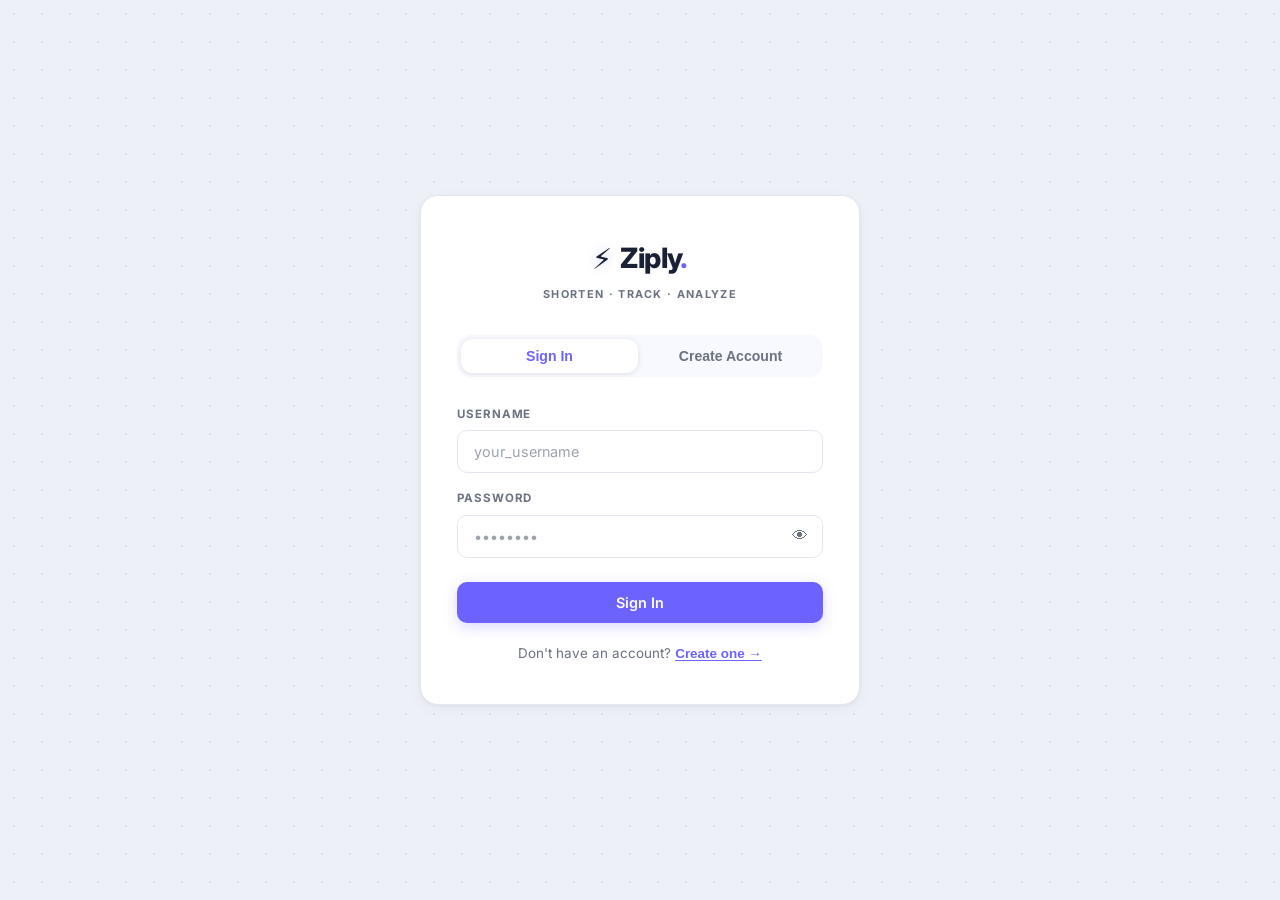
<file: static/login.html>
<!DOCTYPE html>
<html lang="en" data-theme="light">
<head>
  <meta charset="UTF-8" />
  <meta name="viewport" content="width=device-width, initial-scale=1.0" />
  <meta name="description" content="Ziply — Sign in or create an account to manage your short links." />
  <title>Ziply — Login</title>
  <link rel="preconnect" href="https://fonts.googleapis.com" />
  <link rel="preconnect" href="https://fonts.gstatic.com" crossorigin />
  <link href="https://fonts.googleapis.com/css2?family=Inter:wght@400;500;600;700;800&display=swap" rel="stylesheet" />
  <link rel="stylesheet" href="/static/style.css?v=5" />
</head>
<body class="auth-body">

  <!-- ── Background grid ── -->
  <div class="auth-grid-bg" aria-hidden="true"></div>

  <!-- ── Auth card ── -->
  <main class="auth-wrap" role="main">
    <div class="auth-card">

      <!-- Brand -->
      <div class="auth-brand">
        <span class="auth-brand-icon">⚡</span>
        <span class="auth-brand-wordmark">Ziply<span class="brand-dot">.</span></span>
      </div>
      <p class="auth-tagline">SHORTEN · TRACK · ANALYZE</p>

      <!-- Tab switcher -->
      <div class="auth-tabs" role="tablist" aria-label="Authentication mode">
        <button id="tab-login" class="auth-tab auth-tab--active" role="tab" aria-selected="true" aria-controls="panel-login">
          Sign In
        </button>
        <button id="tab-register" class="auth-tab" role="tab" aria-selected="false" aria-controls="panel-register">
          Create Account
        </button>
      </div>

      <!-- ── Login panel ── -->
      <div id="panel-login" class="auth-panel" role="tabpanel" aria-labelledby="tab-login">
        <form id="login-form" novalidate>
          <div class="form-group">
            <label class="form-label" for="login-username">USERNAME</label>
            <input
              id="login-username"
              class="form-input"
              type="text"
              placeholder="your_username"
              autocomplete="username"
              spellcheck="false"
              aria-required="true"
            />
          </div>
          <div class="form-group">
            <label class="form-label" for="login-password">PASSWORD</label>
            <div class="password-wrap">
              <input
                id="login-password"
                class="form-input"
                type="password"
                placeholder="••••••••"
                autocomplete="current-password"
                aria-required="true"
              />
              <button type="button" class="pwd-toggle" aria-label="Show password" data-target="login-password">👁</button>
            </div>
          </div>
          <div id="login-error" class="form-alert form-alert-error" role="alert" hidden>
            <span class="alert-x">✕</span>
            <span id="login-error-msg"></span>
          </div>
          <button id="login-btn" class="btn btn-primary btn-full" type="submit">
            <span class="btn-text">Sign In</span>
            <span class="btn-spinner" hidden></span>
          </button>
        </form>
        <p class="auth-switch">
          Don't have an account?
          <button class="auth-switch-link" id="go-register">Create one →</button>
        </p>
      </div>

      <!-- ── Register panel ── -->
      <div id="panel-register" class="auth-panel" role="tabpanel" aria-labelledby="tab-register" hidden>
        <form id="register-form" novalidate>
          <div class="form-group">
            <label class="form-label" for="reg-username">USERNAME</label>
            <input
              id="reg-username"
              class="form-input"
              type="text"
              placeholder="choose_a_username"
              autocomplete="username"
              spellcheck="false"
              aria-required="true"
            />
            <span class="form-hint">3–30 characters · letters, digits, - or _</span>
          </div>
          <div class="form-group">
            <label class="form-label" for="reg-password">PASSWORD</label>
            <div class="password-wrap">
              <input
                id="reg-password"
                class="form-input"
                type="password"
                placeholder="••••••••"
                autocomplete="new-password"
                aria-required="true"
              />
              <button type="button" class="pwd-toggle" aria-label="Show password" data-target="reg-password">👁</button>
            </div>
            <span class="form-hint">Minimum 6 characters</span>
          </div>
          <div class="form-group">
            <label class="form-label" for="reg-confirm">CONFIRM PASSWORD</label>
            <div class="password-wrap">
              <input
                id="reg-confirm"
                class="form-input"
                type="password"
                placeholder="••••••••"
                autocomplete="new-password"
                aria-required="true"
              />
              <button type="button" class="pwd-toggle" aria-label="Show password" data-target="reg-confirm">👁</button>
            </div>
          </div>
          <div id="reg-error" class="form-alert form-alert-error" role="alert" hidden>
            <span class="alert-x">✕</span>
            <span id="reg-error-msg"></span>
          </div>
          <button id="register-btn" class="btn btn-primary btn-full" type="submit">
            <span class="btn-text">Create Account</span>
            <span class="btn-spinner" hidden></span>
          </button>
        </form>
        <p class="auth-switch">
          Already have an account?
          <button class="auth-switch-link" id="go-login">Sign in →</button>
        </p>
      </div>

    </div>
  </main>

  <div id="toast" class="toast" role="status" aria-live="polite" hidden></div>
  <script src="/static/login.js?v=5" defer></script>
</body>
</html>
</file>
<file: static/style.css>
/* ============================================================
   style.css — Ziply v2 — Katomaran Reference Design
   Light theme: navy header, light grey-blue background, white cards
   ============================================================ */

/* ── Google Font import (fallback if offline) ── */
@import url('https://fonts.googleapis.com/css2?family=Inter:wght@400;500;600;700;800&display=swap');

/* ── Design tokens (light mode) ── */
:root {
  /* Colours */
  --clr-bg:           #eef0f7;
  --clr-header:       #1a2035;
  --clr-header-text:  #ffffff;
  --clr-surface:      #ffffff;
  --clr-border:       #e2e6f0;
  --clr-text:         #1a2035;
  --clr-text-muted:   #6b7280;
  --clr-text-sub:     #9ca3af;
  --clr-accent:       #6c63ff;
  --clr-accent-h:     #5a52e8;
  --clr-accent-glow:  rgba(108, 99, 255, 0.25);
  --clr-orange:       #f97316;
  --clr-orange-bg:    rgba(249, 115, 22, 0.08);
  --clr-green:        #10b981;
  --clr-green-bg:     rgba(16, 185, 129, 0.10);
  --clr-red:          #ef4444;
  --clr-red-bg:       rgba(239, 68, 68, 0.08);
  --clr-blue-light:   #eff6ff;
  --clr-stat-tile:    #f8f9fe;
  --clr-stat-border:  #e2e6f0;
  --clr-badge-text:   #6c63ff;
  --clr-badge-bg:     rgba(108, 99, 255, 0.08);

  /* Typography */
  --font: 'Inter', system-ui, -apple-system, sans-serif;

  /* Radius */
  --r-sm:  6px;
  --r-md:  10px;
  --r-lg:  14px;
  --r-xl:  18px;

  /* Shadows */
  --shadow-card:   0 1px 4px rgba(0,0,0,0.06), 0 4px 16px rgba(0,0,0,0.04);
  --shadow-header: 0 2px 12px rgba(0,0,0,0.18);
  --shadow-btn:    0 4px 14px var(--clr-accent-glow);
  --shadow-modal:  0 20px 60px rgba(0,0,0,0.22);

  /* Transition */
  --t: 0.18s ease;
}

/* ── Dark mode tokens ── */
[data-theme="dark"] {
  --clr-bg:           #0f1424;
  --clr-header:       #0a0e1a;
  --clr-surface:      #1a2035;
  --clr-border:       #2d3654;
  --clr-text:         #e8eaf6;
  --clr-text-muted:   #8a91b4;
  --clr-text-sub:     #6b7280;
  --clr-stat-tile:    #232d49;
  --clr-stat-border:  #2d3654;
  --clr-badge-bg:     rgba(108, 99, 255, 0.15);
  --clr-blue-light:   #1a2035;
}

/* ── Reset ── */
*, *::before, *::after {
  box-sizing: border-box;
  margin: 0;
  padding: 0;
}

[hidden] { display: none !important; }

html { scroll-behavior: smooth; }

body {
  font-family: var(--font);
  font-size: 15px;
  line-height: 1.6;
  background-color: var(--clr-bg);
  color: var(--clr-text);
  min-height: 100vh;
  overflow-x: hidden;
  transition: background-color var(--t), color var(--t);
}

/* ============================================================
   HEADER
   ============================================================ */

.app-header {
  background: var(--clr-header);
  box-shadow: var(--shadow-header);
  position: sticky;
  top: 0;
  z-index: 100;
}

.header-inner {
  max-width: 1000px;
  margin: 0 auto;
  padding: 0 1.5rem;
  height: 64px;
  display: flex;
  align-items: center;
  justify-content: space-between;
}

/* Brand */
.brand {
  display: flex;
  flex-direction: column;
  gap: 1px;
}

.brand-logo {
  display: flex;
  align-items: center;
  gap: 4px;
}

.brand-icon {
  font-size: 1.4rem;
  line-height: 1;
}

.brand-wordmark {
  font-size: 1.5rem;
  font-weight: 800;
  color: #ffffff;
  letter-spacing: -0.02em;
  line-height: 1;
}

.brand-dot {
  color: var(--clr-accent);
}

.brand-tagline {
  font-size: 0.6rem;
  font-weight: 600;
  letter-spacing: 0.12em;
  color: rgba(255,255,255,0.45);
  text-transform: uppercase;
  margin-left: 2px;
}

/* Header buttons */
.header-actions {
  display: flex;
  align-items: center;
  gap: 0.75rem;
}

.btn-theme {
  display: inline-flex;
  align-items: center;
  gap: 0.4rem;
  background: rgba(255,255,255,0.08);
  border: 1px solid rgba(255,255,255,0.15);
  border-radius: var(--r-xl);
  padding: 0.45rem 1rem;
  color: rgba(255,255,255,0.88);
  font-family: var(--font);
  font-size: 0.85rem;
  font-weight: 500;
  cursor: pointer;
  transition: background var(--t), border-color var(--t);
}

.btn-theme:hover {
  background: rgba(255,255,255,0.14);
  border-color: rgba(255,255,255,0.25);
}

.theme-icon { font-size: 0.95rem; }

.btn-logout {
  display: inline-flex;
  align-items: center;
  gap: 0.4rem;
  background: rgba(239, 68, 68, 0.18);
  border: 1px solid rgba(239, 68, 68, 0.35);
  border-radius: var(--r-xl);
  padding: 0.45rem 1.1rem;
  color: #fca5a5;
  font-family: var(--font);
  font-size: 0.85rem;
  font-weight: 600;
  cursor: pointer;
  transition: background var(--t);
}

.btn-logout:hover {
  background: rgba(239, 68, 68, 0.28);
}

/* ============================================================
   PAGE LAYOUT
   ============================================================ */

.page-content {
  max-width: 1000px;
  margin: 0 auto;
  padding: 2rem 1.5rem 4rem;
  display: flex;
  flex-direction: column;
  gap: 1.5rem;
}

/* ============================================================
   BASE CARD
   ============================================================ */

.card {
  background: var(--clr-surface);
  border: 1px solid var(--clr-border);
  border-radius: var(--r-xl);
  box-shadow: var(--shadow-card);
  padding: 1.75rem 2rem;
  transition: background var(--t), border-color var(--t);
}

.card-header {
  display: flex;
  align-items: center;
  gap: 0.6rem;
  margin-bottom: 1.25rem;
}

.card-header-icon {
  font-size: 1.15rem;
  width: 32px;
  height: 32px;
  display: inline-flex;
  align-items: center;
  justify-content: center;
  background: var(--clr-badge-bg);
  border-radius: var(--r-md);
}

.card-title {
  font-size: 1.05rem;
  font-weight: 700;
  color: var(--clr-text);
}

/* ============================================================
   DASHBOARD SUMMARY CARD
   ============================================================ */

.dashboard-card {
  display: flex;
  align-items: center;
  justify-content: space-between;
  flex-wrap: wrap;
  gap: 1.5rem;
  padding: 1.5rem 2rem;
}

.dashboard-left {
  display: flex;
  align-items: center;
  gap: 1rem;
}

.dashboard-icon-wrap {
  width: 52px;
  height: 52px;
  background: var(--clr-accent);
  border-radius: var(--r-lg);
  display: flex;
  align-items: center;
  justify-content: center;
  flex-shrink: 0;
}

.dashboard-icon {
  font-size: 1.5rem;
  filter: brightness(10);
}

.dashboard-title {
  font-size: 1.5rem;
  font-weight: 800;
  color: var(--clr-text);
  line-height: 1.2;
}

.dashboard-sub {
  font-size: 0.8rem;
  color: var(--clr-text-muted);
  margin-top: 2px;
}

.dashboard-stats {
  display: flex;
  gap: 0.75rem;
  flex-shrink: 0;
}

.stat-tile {
  min-width: 80px;
  background: var(--clr-stat-tile);
  border: 1px solid var(--clr-stat-border);
  border-radius: var(--r-lg);
  padding: 0.75rem 1.1rem;
  display: flex;
  flex-direction: column;
  align-items: center;
  gap: 2px;
  text-align: center;
}

.stat-num {
  font-size: 1.6rem;
  font-weight: 800;
  color: var(--clr-accent);
  line-height: 1;
}

.stat-label {
  font-size: 0.65rem;
  font-weight: 600;
  letter-spacing: 0.08em;
  color: var(--clr-text-muted);
  text-transform: uppercase;
}

/* ============================================================
   CREATE SHORT URL CARD
   ============================================================ */

.create-card {}

/* Form groups */
.form-group {
  margin-bottom: 1rem;
}

.form-label {
  display: block;
  font-size: 0.72rem;
  font-weight: 700;
  letter-spacing: 0.08em;
  text-transform: uppercase;
  color: var(--clr-text-muted);
  margin-bottom: 0.45rem;
}

.label-opt {
  font-weight: 400;
  text-transform: none;
  letter-spacing: 0;
  font-size: 0.72rem;
}

.form-input {
  width: 100%;
  background: var(--clr-surface);
  border: 1.5px solid var(--clr-border);
  border-radius: var(--r-md);
  padding: 0.75rem 1rem;
  font-family: var(--font);
  font-size: 0.9rem;
  color: var(--clr-text);
  outline: none;
  transition: border-color var(--t), box-shadow var(--t);
}

.form-input::placeholder {
  color: var(--clr-text-sub);
}

.form-input:focus {
  border-color: var(--clr-accent);
  box-shadow: 0 0 0 3px var(--clr-accent-glow);
}

.form-input.is-error {
  border-color: var(--clr-red);
  box-shadow: 0 0 0 3px rgba(239, 68, 68, 0.15);
}

/* Two-column row */
.form-row {
  display: grid;
  grid-template-columns: 1fr 200px;
  gap: 1rem;
  margin-bottom: 1rem;
}

/* Alias input with prefix */
.alias-input-wrap {
  display: flex;
  align-items: stretch;
  border: 1.5px solid var(--clr-border);
  border-radius: var(--r-md);
  overflow: hidden;
  transition: border-color var(--t), box-shadow var(--t);
}

.alias-input-wrap:focus-within {
  border-color: var(--clr-accent);
  box-shadow: 0 0 0 3px var(--clr-accent-glow);
}

.alias-prefix {
  background: var(--clr-stat-tile);
  border-right: 1.5px solid var(--clr-border);
  padding: 0.75rem 0.75rem;
  font-size: 0.85rem;
  font-weight: 600;
  color: var(--clr-text-muted);
  white-space: nowrap;
  display: flex;
  align-items: center;
}

.alias-input {
  border: none !important;
  border-radius: 0 !important;
  box-shadow: none !important;
  flex: 1;
}

.alias-input:focus {
  border: none !important;
  box-shadow: none !important;
  outline: none;
}

/* Expiry input with suffix */
.expiry-input-wrap {
  display: flex;
  align-items: stretch;
  border: 1.5px solid var(--clr-border);
  border-radius: var(--r-md);
  overflow: hidden;
  transition: border-color var(--t), box-shadow var(--t);
}

.expiry-input-wrap:focus-within {
  border-color: var(--clr-accent);
  box-shadow: 0 0 0 3px var(--clr-accent-glow);
}

.expiry-input {
  border: none !important;
  border-radius: 0 !important;
  box-shadow: none !important;
  flex: 1;
  min-width: 0;
}

.expiry-input:focus {
  border: none !important;
  box-shadow: none !important;
}

.expiry-suffix {
  background: var(--clr-stat-tile);
  border-left: 1.5px solid var(--clr-border);
  padding: 0.75rem 0.75rem;
  font-size: 0.85rem;
  font-weight: 600;
  color: var(--clr-text-muted);
  display: flex;
  align-items: center;
}

/* Alerts inside form */
.form-alert {
  display: flex;
  align-items: flex-start;
  gap: 0.5rem;
  padding: 0.75rem 1rem;
  border-radius: var(--r-md);
  font-size: 0.87rem;
  margin-bottom: 1rem;
  animation: fade-in 0.2s ease;
}

.form-alert-error {
  background: var(--clr-red-bg);
  border: 1px solid rgba(239, 68, 68, 0.25);
  color: #dc2626;
}

.form-alert-success {
  background: var(--clr-green-bg);
  border: 1px solid rgba(16, 185, 129, 0.25);
  color: #059669;
}

.alert-x { flex-shrink: 0; font-weight: 700; }

/* ============================================================
   BUTTONS
   ============================================================ */

.btn {
  display: inline-flex;
  align-items: center;
  justify-content: center;
  gap: 0.4rem;
  border: none;
  border-radius: var(--r-md);
  padding: 0.75rem 1.4rem;
  font-family: var(--font);
  font-size: 0.9rem;
  font-weight: 600;
  cursor: pointer;
  text-decoration: none;
  transition: transform var(--t), box-shadow var(--t), background var(--t), opacity var(--t);
  white-space: nowrap;
}

.btn:active { transform: scale(0.97); }
.btn:disabled { opacity: 0.55; cursor: not-allowed; transform: none; }

/* Primary — violet/purple */
.btn-primary {
  background: var(--clr-accent);
  color: #ffffff;
  box-shadow: var(--shadow-btn);
}

.btn-primary:hover:not(:disabled) {
  background: var(--clr-accent-h);
  box-shadow: 0 6px 20px rgba(108, 99, 255, 0.40);
  transform: translateY(-1px);
}

.btn-plus { font-size: 1.1rem; font-weight: 400; }

/* Ghost */
.btn-ghost {
  background: var(--clr-surface);
  color: var(--clr-text-muted);
  border: 1.5px solid var(--clr-border);
}

.btn-ghost:hover:not(:disabled) {
  background: var(--clr-stat-tile);
  color: var(--clr-text);
}

/* Small action buttons in table */
.btn-sm {
  padding: 0.35rem 0.75rem;
  font-size: 0.78rem;
  border-radius: var(--r-sm);
  gap: 0.3rem;
}

.btn-copy   { background: var(--clr-badge-bg);  color: var(--clr-accent);  border: 1px solid rgba(108,99,255,0.2); }
.btn-edit   { background: rgba(234,179,8,0.09); color: #b45309;             border: 1px solid rgba(234,179,8,0.22); }
.btn-delete { background: var(--clr-red-bg);    color: var(--clr-red);      border: 1px solid rgba(239,68,68,0.22); }
.btn-analytics { background: var(--clr-green-bg); color: #059669;           border: 1px solid rgba(16,185,129,0.22); }

.btn-copy:hover       { background: rgba(108,99,255,0.15); }
.btn-edit:hover       { background: rgba(234,179,8,0.16); }
.btn-delete:hover     { background: rgba(239,68,68,0.16); }
.btn-analytics:hover  { background: rgba(16,185,129,0.18); }

/* Spinner */
.btn-spinner {
  width: 15px;
  height: 15px;
  border: 2.5px solid rgba(255,255,255,0.35);
  border-top-color: #ffffff;
  border-radius: 50%;
  animation: spin 0.65s linear infinite;
}

@keyframes spin { to { transform: rotate(360deg); } }

/* ============================================================
   MY LINKS TABLE
   ============================================================ */

.links-card { padding: 1.75rem 2rem 1rem; }

.links-header {
  display: flex;
  align-items: center;
  justify-content: space-between;
  flex-wrap: wrap;
  gap: 0.75rem;
  margin-bottom: 1.25rem;
}

.links-header-right {
  display: flex;
  align-items: center;
  gap: 0.75rem;
}

.search-input {
  padding: 0.4rem 0.85rem;
  border: 1.5px solid var(--clr-border);
  border-radius: var(--r-xl);
  background: var(--clr-stat-tile);
  font-family: var(--font);
  font-size: 0.82rem;
  color: var(--clr-text);
  outline: none;
  width: 180px;
  transition: border-color var(--t), width var(--t);
}

.search-input:focus {
  border-color: var(--clr-accent);
  width: 220px;
}

.link-count-badge {
  background: var(--clr-badge-bg);
  color: var(--clr-badge-text);
  border: 1px solid rgba(108,99,255,0.18);
  border-radius: var(--r-xl);
  padding: 0.3rem 0.75rem;
  font-size: 0.78rem;
  font-weight: 600;
  white-space: nowrap;
}

/* Table */
.table-wrap {
  overflow-x: auto;
  -webkit-overflow-scrolling: touch;
}

.links-table {
  width: 100%;
  border-collapse: collapse;
  font-size: 0.85rem;
}

.links-table thead th {
  text-align: left;
  font-size: 0.7rem;
  font-weight: 700;
  letter-spacing: 0.07em;
  text-transform: uppercase;
  color: var(--clr-text-muted);
  padding: 0.5rem 0.75rem;
  border-bottom: 1.5px solid var(--clr-border);
  white-space: nowrap;
}

.links-table tbody tr {
  border-bottom: 1px solid var(--clr-border);
  transition: background var(--t);
}

.links-table tbody tr:last-child { border-bottom: none; }

.links-table tbody tr:hover { background: var(--clr-stat-tile); }

.links-table td {
  padding: 0.85rem 0.75rem;
  vertical-align: middle;
  color: var(--clr-text);
}

/* Original URL column */
.url-cell {
  max-width: 180px;
  overflow: hidden;
  text-overflow: ellipsis;
  white-space: nowrap;
  color: var(--clr-text-muted);
  font-size: 0.82rem;
}

/* Short link column */
.short-link-cell a {
  color: var(--clr-accent);
  font-weight: 600;
  text-decoration: none;
  display: flex;
  align-items: center;
  gap: 0.3rem;
}

.short-link-cell a:hover { text-decoration: underline; }

/* Clicks badge */
.clicks-badge {
  display: inline-flex;
  align-items: center;
  justify-content: center;
  min-width: 26px;
  height: 26px;
  background: var(--clr-green-bg);
  color: var(--clr-green);
  border-radius: 50%;
  font-size: 0.78rem;
  font-weight: 700;
  padding: 0 6px;
}

/* Created date */
.date-cell {
  color: var(--clr-text-muted);
  font-size: 0.82rem;
  white-space: nowrap;
}

/* QR code thumbnail */
.qr-thumb {
  width: 44px;
  height: 44px;
  border: 1px solid var(--clr-border);
  border-radius: var(--r-sm);
  object-fit: contain;
  background: #fff;
}

/* Actions cell */
.actions-cell {
  display: flex;
  gap: 0.4rem;
  flex-wrap: nowrap;
}

/* Empty / loading states */
.links-empty, .links-loading {
  text-align: center;
  padding: 2.5rem 1rem;
  color: var(--clr-text-muted);
  font-size: 0.9rem;
}

.links-loading {
  animation: pulse-opacity 1.2s ease infinite;
}

@keyframes pulse-opacity {
  0%, 100% { opacity: 1; }
  50%       { opacity: 0.4; }
}

/* ============================================================
   EDIT MODAL
   ============================================================ */

.modal-backdrop {
  position: fixed;
  inset: 0;
  background: rgba(0,0,0,0.45);
  z-index: 200;
  display: flex;
  align-items: center;
  justify-content: center;
  padding: 1rem;
  animation: fade-in 0.15s ease;
}

.modal {
  background: var(--clr-surface);
  border: 1px solid var(--clr-border);
  border-radius: var(--r-xl);
  box-shadow: var(--shadow-modal);
  width: 100%;
  max-width: 480px;
  animation: slide-up 0.2s ease;
}

.modal-header {
  display: flex;
  align-items: center;
  justify-content: space-between;
  padding: 1.25rem 1.5rem;
  border-bottom: 1px solid var(--clr-border);
}

.modal-title {
  font-size: 1rem;
  font-weight: 700;
  color: var(--clr-text);
}

.modal-close {
  background: none;
  border: none;
  font-size: 1rem;
  color: var(--clr-text-muted);
  cursor: pointer;
  padding: 0.25rem 0.5rem;
  border-radius: var(--r-sm);
  transition: background var(--t);
}

.modal-close:hover { background: var(--clr-stat-tile); }

.modal-body {
  padding: 1.25rem 1.5rem;
}

.modal-footer {
  display: flex;
  justify-content: flex-end;
  gap: 0.75rem;
  padding: 1rem 1.5rem;
  border-top: 1px solid var(--clr-border);
}

/* ============================================================
   GLOBAL TOAST
   ============================================================ */

.toast {
  position: fixed;
  bottom: 2rem;
  right: 2rem;
  background: var(--clr-text);
  color: var(--clr-surface);
  padding: 0.75rem 1.25rem;
  border-radius: var(--r-lg);
  font-size: 0.88rem;
  font-weight: 500;
  box-shadow: 0 4px 20px rgba(0,0,0,0.25);
  z-index: 300;
  animation: slide-up 0.25s ease;
  max-width: 320px;
}

.toast.toast-success { background: var(--clr-green); color: #fff; }
.toast.toast-error   { background: var(--clr-red);   color: #fff; }

/* ============================================================
   ANALYTICS PAGE
   ============================================================ */

.analytics-page-header {
  display: flex;
  align-items: flex-start;
  justify-content: space-between;
  flex-wrap: wrap;
  gap: 1rem;
  margin-bottom: 0.5rem;
}

.analytics-page-left {}

.analytics-badge {
  display: inline-flex;
  align-items: center;
  gap: 0.4rem;
  background: rgba(249,115,22,0.10);
  color: var(--clr-orange);
  border: 1px solid rgba(249,115,22,0.25);
  border-radius: var(--r-xl);
  padding: 0.3rem 0.85rem;
  font-size: 0.72rem;
  font-weight: 700;
  letter-spacing: 0.08em;
  margin-bottom: 0.75rem;
}

.analytics-badge-dot { font-size: 0.7rem; }

.analytics-title {
  font-size: 2rem;
  font-weight: 800;
  color: var(--clr-text);
  line-height: 1.15;
}

.analytics-sub {
  font-size: 0.85rem;
  color: var(--clr-text-muted);
  margin-top: 0.3rem;
}

.back-btn {
  font-size: 0.88rem;
  flex-shrink: 0;
  margin-top: 0.5rem;
}

/* Summary grid */
.analytics-summary-grid {
  display: grid;
  grid-template-columns: repeat(3, 1fr);
  gap: 1rem;
}

.analytics-stat-card {
  padding: 1.25rem 1.5rem;
}

.analytics-stat-header {
  display: flex;
  align-items: center;
  justify-content: space-between;
  margin-bottom: 0.75rem;
}

.analytics-stat-label {
  font-size: 0.68rem;
  font-weight: 700;
  letter-spacing: 0.09em;
  text-transform: uppercase;
  color: var(--clr-text-muted);
}

.analytics-stat-emoji {
  font-size: 1.6rem;
  opacity: 0.85;
}

.analytics-stat-value {
  font-size: 2rem;
  font-weight: 800;
  line-height: 1.1;
  margin-bottom: 0.3rem;
}

.analytics-stat-value.orange { color: var(--clr-orange); }
.analytics-stat-value.navy   { color: var(--clr-text);   font-size: 1rem; font-weight: 700; }

.analytics-stat-sub {
  font-size: 0.78rem;
  color: var(--clr-text-muted);
}

/* Chart card */
.chart-card {
  padding: 1.5rem 2rem;
}

.chart-card-header {
  display: flex;
  align-items: flex-start;
  justify-content: space-between;
  margin-bottom: 1.25rem;
  flex-wrap: wrap;
  gap: 0.75rem;
}

.chart-sub {
  font-size: 0.8rem;
  color: var(--clr-text-muted);
  margin-top: 2px;
}

.live-badge {
  display: inline-flex;
  align-items: center;
  gap: 0.35rem;
  background: var(--clr-green-bg);
  color: var(--clr-green);
  border: 1px solid rgba(16,185,129,0.25);
  border-radius: var(--r-xl);
  padding: 0.3rem 0.85rem;
  font-size: 0.78rem;
  font-weight: 600;
}

.live-dot {
  font-size: 0.65rem;
  animation: pulse-opacity 1.5s ease infinite;
}

.chart-container {
  position: relative;
  height: 220px;
}

.chart-empty {
  text-align: center;
  padding: 3rem 1rem;
  color: var(--clr-text-muted);
  font-size: 0.9rem;
}

/* Recent visits */
.visits-card { padding: 1.5rem 2rem; }

.visits-header {
  display: flex;
  align-items: flex-start;
  justify-content: space-between;
  margin-bottom: 1.25rem;
  flex-wrap: wrap;
  gap: 0.75rem;
}

.visit-count-badge {
  background: var(--clr-badge-bg);
  color: var(--clr-badge-text);
  border: 1px solid rgba(108,99,255,0.18);
  border-radius: var(--r-xl);
  padding: 0.3rem 0.85rem;
  font-size: 0.78rem;
  font-weight: 600;
  white-space: nowrap;
}

.visits-list {
  display: flex;
  flex-direction: column;
  gap: 0.75rem;
}

.visit-row {
  display: flex;
  align-items: center;
  justify-content: space-between;
  padding: 0.85rem 1rem;
  border: 1px solid var(--clr-border);
  border-radius: var(--r-lg);
  background: var(--clr-stat-tile);
  transition: background var(--t);
}

.visit-row:hover { background: var(--clr-border); }

.visit-left {
  display: flex;
  align-items: center;
  gap: 0.85rem;
}

.visit-avatar {
  width: 38px;
  height: 38px;
  background: var(--clr-badge-bg);
  border-radius: 50%;
  display: flex;
  align-items: center;
  justify-content: center;
  font-size: 1rem;
  flex-shrink: 0;
}

.visit-name {
  font-size: 0.9rem;
  font-weight: 600;
  color: var(--clr-text);
}

.visit-time {
  font-size: 0.78rem;
  color: var(--clr-text-muted);
  margin-top: 1px;
}

.visit-active-badge {
  background: var(--clr-green-bg);
  color: var(--clr-green);
  border: 1px solid rgba(16,185,129,0.25);
  border-radius: var(--r-xl);
  padding: 0.25rem 0.7rem;
  font-size: 0.73rem;
  font-weight: 600;
}

/* ============================================================
   ANIMATIONS
   ============================================================ */

@keyframes fade-in {
  from { opacity: 0; }
  to   { opacity: 1; }
}

@keyframes slide-up {
  from { opacity: 0; transform: translateY(12px); }
  to   { opacity: 1; transform: translateY(0); }
}

/* ============================================================
   RESPONSIVE
   ============================================================ */

@media (max-width: 700px) {
  .header-inner { padding: 0 1rem; }
  .page-content { padding: 1.25rem 1rem 3rem; }

  .dashboard-card { flex-direction: column; align-items: flex-start; }

  .form-row { grid-template-columns: 1fr; }
  .form-group-expiry { grid-column: auto; }

  .analytics-summary-grid { grid-template-columns: 1fr; }

  .links-header { flex-direction: column; align-items: flex-start; }
  .links-header-right { width: 100%; }
  .search-input { flex: 1; width: auto; }

  .actions-cell { flex-wrap: wrap; }

  .btn-theme .theme-label { display: none; }
  .btn-logout span:first-child { display: none; }
}

@media (max-width: 480px) {
  .brand-tagline { display: none; }
  .analytics-title { font-size: 1.5rem; }
}

/* ============================================================
   PHASE 2 — QR Download Button
   ============================================================ */

.qr-cell {
  display: flex;
  flex-direction: column;
  align-items: center;
  gap: 0.4rem;
}

.btn-qr-dl {
  background: var(--clr-badge-bg);
  color: var(--clr-accent);
  border: 1px solid var(--clr-border);
  font-size: 0.72rem;
  font-weight: 600;
  padding: 0.2rem 0.55rem;
  border-radius: var(--r-sm);
  text-decoration: none;
  white-space: nowrap;
  transition: background var(--t), color var(--t);
}
.btn-qr-dl:hover {
  background: var(--clr-accent);
  color: #fff;
}

/* ============================================================
   PHASE 3 — Bulk Shorten Card
   ============================================================ */

.bulk-card {
  margin-top: 0; /* handled by .page-content gap */
}

.bulk-badge {
  margin-left: auto;
  background: var(--clr-orange-bg);
  color: var(--clr-orange);
  font-size: 0.72rem;
  font-weight: 700;
  letter-spacing: 0.06em;
  padding: 0.25rem 0.75rem;
  border-radius: 999px;
}

.bulk-desc {
  font-size: 0.88rem;
  color: var(--clr-text-muted);
  margin: 0.6rem 0 1.2rem;
  line-height: 1.7;
}
.bulk-format { font-size: 0.82rem; }
.bulk-format code {
  background: var(--clr-badge-bg);
  color: var(--clr-accent);
  padding: 0.1em 0.4em;
  border-radius: 4px;
  font-size: 0.82rem;
}

/* ── Drop zone ── */
.bulk-upload-area {
  border: 2px dashed var(--clr-border);
  border-radius: var(--r-lg);
  padding: 2rem 1.5rem;
  text-align: center;
  cursor: pointer;
  transition: border-color var(--t), background var(--t);
  background: var(--clr-stat-tile);
  margin-bottom: 1rem;
}
.bulk-upload-area:hover,
.bulk-upload-area.drag-over {
  border-color: var(--clr-accent);
  background: var(--clr-blue-light);
}
.bulk-upload-area.drag-over { border-style: solid; }

.bulk-upload-icon {
  font-size: 2.2rem;
  margin-bottom: 0.5rem;
  user-select: none;
}
.bulk-upload-text {
  font-size: 0.88rem;
  color: var(--clr-text-muted);
  margin-bottom: 0.75rem;
}
.bulk-browse-btn { cursor: pointer; }

.bulk-file-name {
  margin-top: 0.75rem;
  font-size: 0.85rem;
  color: var(--clr-accent);
  font-weight: 600;
}

/* ── Bulk action row ── */
.bulk-actions {
  display: flex;
  gap: 0.75rem;
  align-items: center;
  margin-bottom: 1rem;
}

/* ── Progress bar ── */
.bulk-progress {
  height: 5px;
  background: var(--clr-border);
  border-radius: 999px;
  overflow: hidden;
  margin-bottom: 1rem;
}
.bulk-progress-bar {
  height: 100%;
  background: linear-gradient(90deg, var(--clr-accent), #a78bfa);
  border-radius: 999px;
  width: 0%;
  transition: width 1.2s ease;
}

/* ── Bulk results ── */
.bulk-results { margin-top: 1rem; }

.bulk-results-header {
  display: flex;
  gap: 1rem;
  margin-bottom: 0.75rem;
  font-weight: 600;
  font-size: 0.88rem;
}
.bulk-success-count { color: var(--clr-green); }
.bulk-error-count   { color: var(--clr-red); }

.bulk-table td:first-child { color: var(--clr-text-muted); font-size: 0.8rem; width: 2rem; }

.bulk-status-ok {
  background: var(--clr-green-bg);
  color: var(--clr-green);
  font-size: 0.72rem;
  font-weight: 700;
  padding: 0.2rem 0.5rem;
  border-radius: var(--r-sm);
}
.bulk-status-err {
  background: var(--clr-red-bg);
  color: var(--clr-red);
  font-size: 0.72rem;
  font-weight: 700;
  padding: 0.2rem 0.5rem;
  border-radius: var(--r-sm);
}
.bulk-error-msg {
  color: var(--clr-red);
  font-size: 0.8rem;
}

/* ── Dark-mode overrides for new components ── */
[data-theme="dark"] .bulk-upload-area { background: var(--clr-surface); }
[data-theme="dark"] .bulk-format code { background: rgba(108,99,255,0.18); }
[data-theme="dark"] .btn-qr-dl { border-color: var(--clr-border); }

/* ── Responsive adjustments ── */
@media (max-width: 640px) {
  .bulk-actions { flex-wrap: wrap; }
  .qr-cell { flex-direction: row; }
}

/* ============================================================
   PHASE 4 — AUTH PAGE  (login.html)
   ============================================================ */

/* Body override for the auth page */
.auth-body {
  min-height: 100vh;
  background: var(--clr-bg);
  display: flex;
  align-items: center;
  justify-content: center;
  padding: 2rem 1rem;
  position: relative;
  overflow: hidden;
}

/* Subtle animated dot-grid background */
.auth-grid-bg {
  position: fixed;
  inset: 0;
  background-image:
    radial-gradient(circle, rgba(108,99,255,0.12) 1px, transparent 1px);
  background-size: 28px 28px;
  pointer-events: none;
  z-index: 0;
  animation: grid-drift 20s ease-in-out infinite alternate;
}

@keyframes grid-drift {
  from { background-position: 0 0; }
  to   { background-position: 28px 28px; }
}

/* Auth card */
.auth-wrap {
  position: relative;
  z-index: 1;
  width: 100%;
  max-width: 440px;
}

.auth-card {
  background: var(--clr-surface);
  border: 1px solid var(--clr-border);
  border-radius: var(--r-xl);
  box-shadow: var(--shadow-card);
  padding: 2.5rem 2.25rem;
  animation: slide-up 0.3s ease;
}

/* Brand in auth card */
.auth-brand {
  display: flex;
  align-items: center;
  gap: 0.5rem;
  margin-bottom: 0.25rem;
  justify-content: center;
}

.auth-brand-icon {
  font-size: 1.8rem;
  filter: drop-shadow(0 0 6px rgba(108,99,255,0.45));
}

.auth-brand-wordmark {
  font-size: 1.75rem;
  font-weight: 800;
  color: var(--clr-text);
  letter-spacing: -0.02em;
}

.auth-tagline {
  text-align: center;
  font-size: 0.68rem;
  font-weight: 700;
  letter-spacing: 0.12em;
  color: var(--clr-text-muted);
  margin-bottom: 2rem;
}

/* Tab switcher */
.auth-tabs {
  display: flex;
  background: var(--clr-stat-tile);
  border-radius: var(--r-lg);
  padding: 4px;
  margin-bottom: 1.75rem;
  gap: 4px;
}

.auth-tab {
  flex: 1;
  background: none;
  border: none;
  padding: 0.55rem 1rem;
  font-size: 0.88rem;
  font-weight: 600;
  color: var(--clr-text-muted);
  border-radius: calc(var(--r-lg) - 2px);
  cursor: pointer;
  transition: background var(--t), color var(--t), box-shadow var(--t);
}

.auth-tab:hover { color: var(--clr-text); }

.auth-tab--active {
  background: var(--clr-surface);
  color: var(--clr-accent);
  box-shadow: 0 1px 6px rgba(0,0,0,0.1);
}

/* Auth panel */
.auth-panel {
  animation: fade-in 0.15s ease;
}

/* Password wrapper */
.password-wrap {
  position: relative;
  display: flex;
  align-items: center;
}

.password-wrap .form-input {
  padding-right: 3rem;
}

.pwd-toggle {
  position: absolute;
  right: 0.75rem;
  background: none;
  border: none;
  cursor: pointer;
  font-size: 1rem;
  padding: 0.2rem;
  line-height: 1;
  color: var(--clr-text-muted);
  transition: opacity var(--t);
}
.pwd-toggle:hover { opacity: 0.7; }

/* Form hint text */
.form-hint {
  display: block;
  font-size: 0.75rem;
  color: var(--clr-text-muted);
  margin-top: 0.35rem;
}

/* Full-width button */
.btn-full {
  width: 100%;
  justify-content: center;
  margin-top: 0.5rem;
}

/* Switch link */
.auth-switch {
  text-align: center;
  font-size: 0.84rem;
  color: var(--clr-text-muted);
  margin-top: 1.25rem;
}

.auth-switch-link {
  background: none;
  border: none;
  color: var(--clr-accent);
  font-weight: 600;
  cursor: pointer;
  font-size: 0.84rem;
  padding: 0;
  text-decoration: underline;
  text-underline-offset: 2px;
  transition: opacity var(--t);
}
.auth-switch-link:hover { opacity: 0.75; }

/* Dark-mode overrides for auth page */
[data-theme="dark"] .auth-card {
  background: #1e2440;
  border-color: rgba(255,255,255,0.08);
}
[data-theme="dark"] .auth-tabs  { background: rgba(255,255,255,0.05); }
[data-theme="dark"] .auth-tab--active { background: #2a3050; }
[data-theme="dark"] .auth-grid-bg {
  background-image: radial-gradient(circle, rgba(108,99,255,0.18) 1px, transparent 1px);
}

/* Auth responsive */
@media (max-width: 480px) {
  .auth-card { padding: 2rem 1.25rem; }
}
</file>
